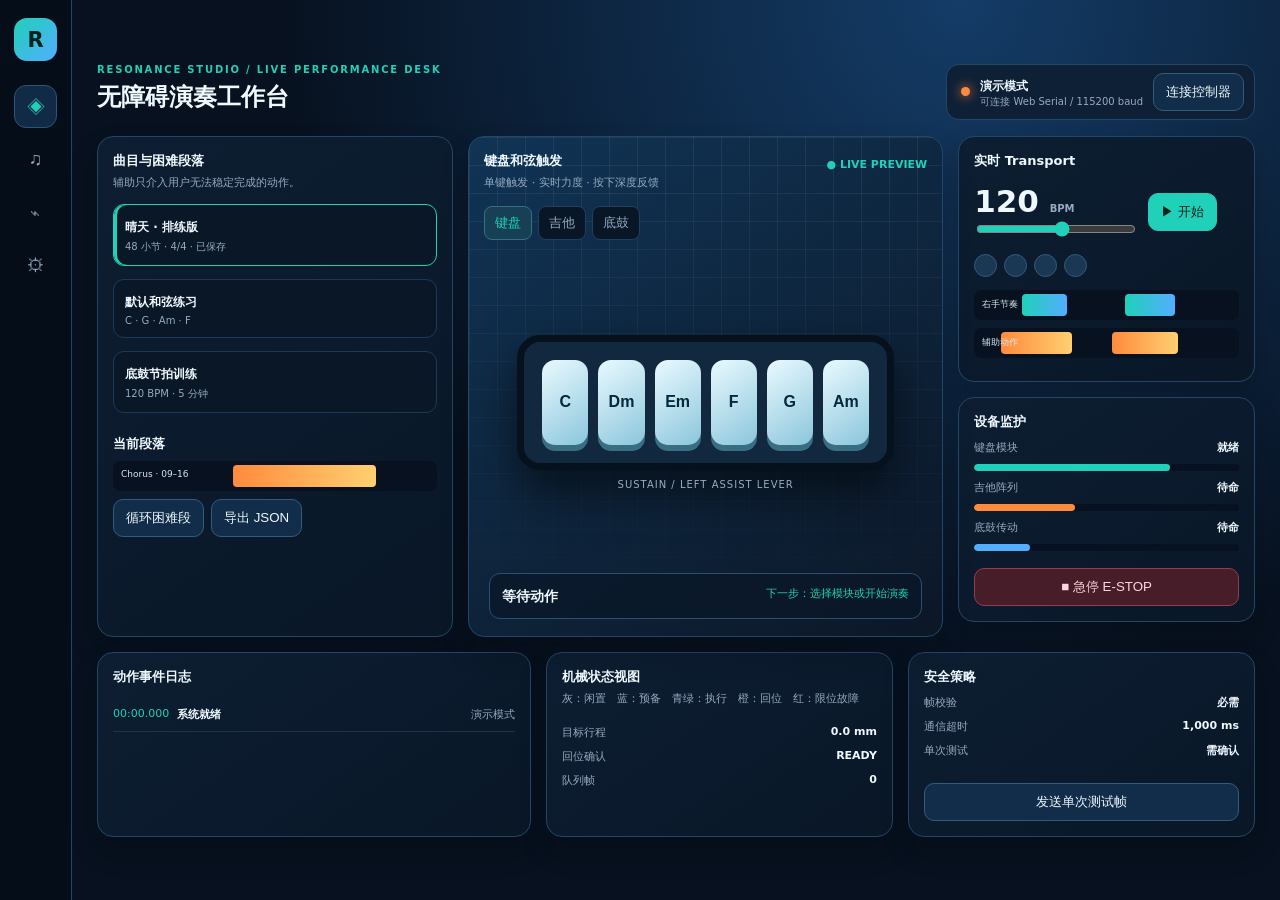
<file: software/console/index.html>
<!doctype html><html lang="zh-CN"><head><meta charset="utf-8"><meta name="viewport" content="width=device-width,initial-scale=1"><title>Resonance Studio</title><style>
:root{--bg:#07111f;--s:#0e2036;--s2:#102a45;--line:#244666;--t:#eff8ff;--m:#94abc1;--a:#20d0b8;--b:#53aeff;--o:#ff8a3d;--r:#ff4d5c;font-family:"Microsoft YaHei",system-ui}*{box-sizing:border-box}body{margin:0;background:radial-gradient(circle at 75% 0,#143c67 0,#07111f 52%);color:var(--t);min-height:100vh}.app{display:grid;grid-template-columns:72px 1fr;min-height:100vh}.side{background:#050d18;border-right:1px solid var(--line);display:flex;align-items:center;flex-direction:column;padding:18px 10px;gap:24px}.brand{width:43px;height:43px;background:linear-gradient(135deg,var(--a),var(--b));border-radius:13px;color:#03201d;display:grid;place-items:center;font-weight:900;font-size:21px}.nav{display:grid;gap:10px}.nav button,.ic{width:43px;height:43px;background:transparent;color:var(--m);border:1px solid transparent;border-radius:12px;cursor:pointer;font-size:18px}.nav button.active,.nav button:hover{background:#112b46;color:var(--a);border-color:#285678}.main{padding:20px 25px;max-width:1620px;margin:auto;width:100%}.top{display:flex;align-items:center;justify-content:space-between;gap:14px;margin-bottom:16px}.ey{font-size:10px;letter-spacing:1.8px;font-weight:800;color:var(--a)}h1{font-size:24px;margin:6px 0}.device{background:var(--s);border:1px solid var(--line);border-radius:13px;padding:8px 10px 8px 14px;display:flex;align-items:center;gap:10px}.dot{width:9px;height:9px;background:var(--o);border-radius:50%;box-shadow:0 0 12px var(--o)}.dot.on{background:#6fe39a;box-shadow:0 0 12px #6fe39a}.device small{display:block;color:var(--m);font-size:10px}.device b{font-size:12px}.btn{border:1px solid #315d7b;background:#122d49;color:var(--t);padding:9px 12px;border-radius:10px;cursor:pointer;font:700 12px inherit}.btn:hover{filter:brightness(1.18)}.btn.a{background:var(--a);color:#03201d;border-color:var(--a)}.btn.stop{background:#481d2a;color:#ffd6dc;border-color:#8f3f50}.layout{display:grid;grid-template-columns:1.2fr 1.6fr 1fr;gap:15px}.card{background:linear-gradient(145deg,#0d1e32,#091727);border:1px solid var(--line);border-radius:16px;padding:15px;box-shadow:0 14px 28px #0003}h2{font-size:13px;margin:0}.sub{font-size:11px;color:var(--m);margin-top:5px;line-height:1.5}.library{grid-row:span 2}.song{margin-top:13px;padding:11px;border:1px solid #1c3a58;border-radius:11px;background:#0a1727;cursor:pointer}.song.active{border-color:var(--a);box-shadow:inset 3px 0 var(--a)}.song b{font-size:12px}.song span{display:block;color:var(--m);font-size:10px;margin-top:4px}.stage{grid-row:span 2;min-height:500px;position:relative;overflow:hidden;background:linear-gradient(145deg,#103455,#0c1727)}.stage:before{content:"";position:absolute;inset:0;background:linear-gradient(#fff1 1px,transparent 1px),linear-gradient(90deg,#fff1 1px,transparent 1px);background-size:28px 28px;mask-image:linear-gradient(#000,transparent)}.head{display:flex;justify-content:space-between;align-items:start;position:relative}.tabs{display:flex;gap:6px;margin-top:15px;position:relative}.tabs button{background:#091626;color:var(--m);border:1px solid #1e4160;padding:7px 10px;border-radius:8px;cursor:pointer;font:700 11px inherit}.tabs button.active{background:#174054;color:var(--a);border-color:#327182}.machine{position:absolute;inset:104px 20px 72px;display:none;align-items:center;justify-content:center}.machine.active{display:flex}.kbd{width:87%;height:135px;background:#11283e;border:7px solid #06111e;border-radius:23px;display:flex;gap:10px;padding:18px;position:relative;box-shadow:0 22px 45px #0008}.pad{flex:1;border:0;border-radius:13px;background:linear-gradient(145deg,#e9faff,#8bc6db);color:#06273c;font-weight:900;font-size:16px;cursor:pointer;box-shadow:0 6px #376e83}.pad.down{background:var(--a);transform:translateY(6px);box-shadow:none}.kbd:after{content:"SUSTAIN  /  LEFT ASSIST LEVER";position:absolute;bottom:-27px;left:0;right:0;text-align:center;font-size:10px;letter-spacing:1px;color:#96aec2}.fretboard{width:94%;height:190px;background:#39231c;border:12px solid #122131;border-radius:18px;display:grid;grid-template-columns:repeat(6,1fr);gap:8px;padding:32px 18px}.fret{border-left:2px solid #cbd8e855;position:relative}.str{position:absolute;left:0;right:0;top:50%;height:2px;background:#e6f0f2a8}.sol{position:absolute;left:40%;top:-17px;width:22px;height:45px;border-radius:5px;background:linear-gradient(90deg,#657e94,#e8f4fb,#61798e);border:1px solid #d8ebf7}.sol:after{content:"";position:absolute;left:6px;top:38px;width:8px;height:29px;background:var(--a);border-radius:0 0 6px 6px}.sol.on{transform:translateY(16px);box-shadow:0 0 17px var(--a)}.drum{width:260px;height:260px;border:15px solid #aebfc9;border-radius:50%;background:radial-gradient(circle,#f7fbff 0 52%,#4c6274 53% 60%,#0a1726 61%);position:relative}.rod{position:absolute;right:-165px;top:104px;width:160px;height:14px;background:#dceaf2;border-radius:10px}.actuator{position:absolute;right:-292px;top:78px;width:135px;height:64px;background:linear-gradient(145deg,#344e66,#102131);border:1px solid #718fa5;border-radius:10px}.actuator:after{content:"PUSH ROD → SLIDER → CRANK";position:absolute;top:10px;left:10px;color:#a9c4d7;font:8px Arial}.beater{position:absolute;right:-75px;top:110px;width:100px;height:14px;background:#e9f3f9;border-radius:12px;transform-origin:left;transform:rotate(-20deg);transition:.1s}.beater:after{content:"";position:absolute;right:-17px;top:-11px;width:29px;height:37px;background:var(--a);border-radius:50%}.next{position:absolute;bottom:17px;left:20px;right:20px;padding:12px;background:#091728c9;border:1px solid #28506f;border-radius:11px}.next b{font-size:14px}.next span{color:var(--a);font-size:11px;float:right}.transport{margin-top:13px;display:flex;align-items:center;gap:10px}.bpm{font-size:31px;font-weight:900}.bpm small{font-size:10px;color:var(--m)}.beats{display:flex;gap:7px;margin:13px 0}.beats i{width:23px;height:23px;border-radius:50%;background:#1a3853;border:1px solid #315c7d}.beats i.on{background:var(--o);box-shadow:0 0 18px var(--o)}.lane{height:30px;margin:8px 0;border-radius:7px;background:#07111f;position:relative;overflow:hidden}.lane label{position:absolute;z-index:1;left:8px;top:8px;font-size:9px;color:#d8ebf8}.lane span{position:absolute;top:4px;height:22px;border-radius:4px;background:linear-gradient(90deg,var(--a),var(--b))}.lane.orange span{background:linear-gradient(90deg,var(--o),#ffd070)}.meter{height:7px;background:#07111f;border-radius:8px;margin:8px 0 14px;overflow:hidden}.meter i{display:block;height:100%;background:var(--a);border-radius:8px}.metrics{font-size:11px;color:var(--m)}.metrics div{display:flex;justify-content:space-between;margin:9px 0}.metrics b{color:var(--t)}.events{max-height:193px;overflow:auto;margin-top:12px}.event{display:flex;gap:8px;border-bottom:1px solid #1b354f;padding:9px 0;font-size:11px}.event time{color:var(--a);min-width:53px}.event span{margin-left:auto;color:var(--m)}.bottom{grid-column:span 3;display:grid;grid-template-columns:1.25fr 1fr 1fr;gap:15px}.alert{position:fixed;inset:0;background:#6b0718eb;display:none;z-index:10;align-items:center;justify-content:center;text-align:center}.alert.show{display:flex}.alert h2{font-size:34px}.alert p{color:#ffd7dc}.alert button{margin-top:14px}.toast{position:fixed;right:20px;bottom:20px;background:#153955;border:1px solid #2d7081;border-radius:12px;padding:12px 15px;font-size:12px;opacity:0;transform:translateY(15px);transition:.2s}.toast.show{opacity:1;transform:none}@media(max-width:1000px){.layout{grid-template-columns:1fr}.library,.stage{grid-row:auto}.bottom{grid-column:auto;grid-template-columns:1fr}.app{grid-template-columns:60px 1fr}.main{padding:16px}}@media(max-width:650px){.top{display:block}.device{margin-top:13px}.bottom{display:block}.bottom .card{margin-bottom:14px}.pad{font-size:12px}.kbd{gap:4px;padding:12px}.fretboard{gap:2px;padding:32px 8px}.layout{display:block}.card{margin-bottom:14px}}
</style></head><body><div class="app"><aside class="side"><div class="brand">R</div><nav class="nav"><button class="active">◈</button><button>♫</button><button>⌁</button><button>⚙</button></nav></aside><main class="main"><header class="top"><div><div class="ey">RESONANCE STUDIO / LIVE PERFORMANCE DESK</div><h1>无障碍演奏工作台</h1></div><div class="device"><i class="dot" id="dot"></i><div><b id="dev">演示模式</b><small id="devsub">可连接 Web Serial / 115200 baud</small></div><button class="btn" id="connect">连接控制器</button></div></header><section class="layout"><article class="card library"><h2>曲目与困难段落</h2><div class="sub">辅助只介入用户无法稳定完成的动作。</div><div class="song active"><b>晴天 · 排练版</b><span>48 小节 · 4/4 · 已保存</span></div><div class="song"><b>默认和弦练习</b><span>C · G · Am · F</span></div><div class="song"><b>底鼓节拍训练</b><span>120 BPM · 5 分钟</span></div><h2 style="margin-top:22px">当前段落</h2><div class="lane orange"><label>Chorus · 09–16</label><span style="left:37%;width:44%"></span></div><button class="btn" id="loop">循环困难段</button><button class="btn" id="export" style="margin-left:7px">导出 JSON</button></article><article class="card stage"><div class="head"><div><h2 id="title">键盘和弦触发</h2><div class="sub" id="subtitle">单键触发 · 实时力度 · 按下深度反馈</div></div><div class="sub" style="color:var(--a);font-weight:bold">● LIVE PREVIEW</div></div><div class="tabs"><button class="active" data-v="keyboard">键盘</button><button data-v="guitar">吉他</button><button data-v="drum">底鼓</button></div><div class="machine active" id="keyboard"><div class="kbd"><button class="pad">C</button><button class="pad">Dm</button><button class="pad">Em</button><button class="pad">F</button><button class="pad">G</button><button class="pad">Am</button></div></div><div class="machine" id="guitar"><div class="fretboard" id="fret"></div></div><div class="machine" id="drum"><div class="drum"><div class="rod"></div><div class="actuator"></div><div class="beater" id="beater"></div></div></div><div class="next"><b id="now">等待动作</b><span id="next">下一步：选择模块或开始演奏</span></div></article><aside class="right"><article class="card"><h2>实时 Transport</h2><div class="transport"><div><div class="bpm" id="bpmt">120 <small>BPM</small></div><input id="bpm" type="range" min="50" max="180" value="120" style="accent-color:#20d0b8;width:160px"></div><button class="btn a" id="play">▶ 开始</button></div><div class="beats" id="beats"><i></i><i></i><i></i><i></i></div><div class="lane"><label>右手节奏</label><span style="left:18%;width:17%"></span><span style="left:57%;width:19%"></span></div><div class="lane orange"><label>辅助动作</label><span style="left:10%;width:27%"></span><span style="left:52%;width:25%"></span></div></article><article class="card" style="margin-top:15px"><h2>设备监护</h2><div class="metrics"><div><span>键盘模块</span><b id="ks">就绪</b></div><div class="meter"><i style="width:74%"></i></div><div><span>吉他阵列</span><b id="gs">待命</b></div><div class="meter"><i style="width:38%;background:var(--o)"></i></div><div><span>底鼓传动</span><b id="ds">待命</b></div><div class="meter"><i style="width:21%;background:var(--b)"></i></div></div><button class="btn stop" id="estop" style="width:100%;margin-top:8px">■ 急停 E-STOP</button></article></aside><section class="bottom"><article class="card"><h2>动作事件日志</h2><div class="events" id="events"><div class="event"><time>00:00.000</time><b>系统就绪</b><span>演示模式</span></div></div></article><article class="card"><h2>机械状态视图</h2><div class="sub">灰：闲置　蓝：预备　青绿：执行　橙：回位　红：限位故障</div><div class="metrics" style="margin-top:18px"><div><span>目标行程</span><b id="stroke">0.0 mm</b></div><div><span>回位确认</span><b id="return">READY</b></div><div><span>队列帧</span><b id="queue">0</b></div></div></article><article class="card"><h2>安全策略</h2><div class="metrics"><div><span>帧校验</span><b>必需</b></div><div><span>通信超时</span><b>1,000 ms</b></div><div><span>单次测试</span><b>需确认</b></div></div><button class="btn" id="test" style="margin-top:16px;width:100%">发送单次测试帧</button></article></section></section></main></div><div class="alert" id="alert"><div><h2>执行器已安全停止</h2><p>所有输出队列已清空。请检查机械状态后再复位。</p><button class="btn" id="reset">确认并复位</button></div></div><div class="toast" id="toast"></div><script>
let view='keyboard',playing=false,beat=0,timer,started=0,logdata=[],port,writer;const $=x=>document.querySelector(x);const conf={keyboard:['键盘和弦触发','单键触发 · 实时力度 · 按下深度反馈'],guitar:['吉他辅助按弦阵列','18 执行点 · 先抬后按 · 回位确认'],drum:['底鼓推杆传动','推杆 → 滑台 → 连杆 → 曲柄 → 鼓槌轴']};function toast(t){let e=$('#toast');e.textContent=t;e.classList.add('show');setTimeout(()=>e.classList.remove('show'),2200)}function add(n,d){let ms=playing?performance.now()-started:0;logdata.unshift({ms,n,d});$('#events').innerHTML=logdata.slice(0,10).map(x=>`<div class="event"><time>${String(Math.floor(x.ms/60000)).padStart(2,'0')}:${String(((x.ms%60000)/1000).toFixed(3)).padStart(6,'0')}</time><b>${x.n}</b><span>${x.d}</span></div>`).join('');$('#queue').textContent=logdata.length}function setview(v){view=v;document.querySelectorAll('.machine').forEach(x=>x.classList.toggle('active',x.id===v));document.querySelectorAll('.tabs button').forEach(x=>x.classList.toggle('active',x.dataset.v===v));$('#title').textContent=conf[v][0];$('#subtitle').textContent=conf[v][1];add('模块切换',conf[v][0])}document.querySelectorAll('.tabs button').forEach(x=>x.onclick=()=>setview(x.dataset.v));function build(){let f=$('#fret');for(let s=1;s<=6;s++)for(let p=1;p<=3;p++){let e=document.createElement('div');e.className='fret';e.innerHTML='<i class="str"></i><i class="sol"></i>';e.onclick=()=>{let a=e.querySelector('.sol');a.classList.toggle('on');$('#gs').textContent=`S${s} F${p} 运行`;$('#stroke').textContent=a.classList.contains('on')?'12.0 mm':'0.0 mm';$('#return').textContent=a.classList.contains('on')?'PRESSING':'READY';add('吉他按弦',`S${s} · F${p} · CH2`) };f.append(e)}}build();function key(e){e.classList.add('down');setTimeout(()=>e.classList.remove('down'),220);$('#ks').textContent=e.textContent+' 执行';$('#now').textContent=e.textContent+' 和弦 · 键盘模块';$('#next').textContent='下一动作：释放触发器并等待下一拍';$('#stroke').textContent='8.0 mm';add('和弦触发',e.textContent+' · CH1 · 力度 90')}document.querySelectorAll('.pad').forEach(x=>x.onclick=()=>key(x));function kick(){let b=$('#beater');b.style.transform='rotate(18deg)';$('#ds').textContent='敲击';$('#now').textContent='底鼓击发 · 推杆传动';$('#stroke').textContent='26.0 mm';$('#return').textContent='RETURNING';add('底鼓敲击','CH3 · 力度 100');setTimeout(()=>{b.style.transform='rotate(-20deg)';$('#ds').textContent='回位确认';$('#return').textContent='READY'},150)}$('#drum').onclick=kick;function tick(){let t=60000/Number($('#bpm').value);document.querySelectorAll('#beats i').forEach((x,i)=>x.classList.toggle('on',i===beat));if(view==='drum')kick();beat=(beat+1)%4;timer=setTimeout(tick,t)}$('#bpm').oninput=e=>$('#bpmt').innerHTML=e.target.value+' <small>BPM</small>';$('#play').onclick=()=>{playing=!playing;if(playing){started=performance.now();$('#play').textContent='Ⅱ 暂停';add('播放开始','实时节拍器');tick()}else{clearTimeout(timer);$('#play').textContent='▶ 开始';add('播放暂停','队列保持')}};function estop(){playing=false;clearTimeout(timer);$('#alert').classList.add('show');$('#ks').textContent=$('#gs').textContent=$('#ds').textContent='已释放';$('#return').textContent='SAFETY LOCK';add('急停','CH0 · ACTION_STOP');}$('#estop').onclick=estop;$('#reset').onclick=()=>{$('#alert').classList.remove('show');$('#return').textContent='READY';toast('已复位至安全待命')};$('#loop').onclick=()=>{toast('已循环：Chorus 09–16');add('困难段循环','Chorus 09–16')};$('#test').onclick=()=>{if(playing){toast('演奏中禁止单次测试');return}if(confirm('确认发送单次低力度测试帧？')){add('单次测试','低力度 · 安全模式');toast('测试帧已进入队列')}};$('#export').onclick=()=>{let a=document.createElement('a');a.href=URL.createObjectURL(new Blob([JSON.stringify(logdata,null,2)],{type:'application/json'}));a.download='performance-log.json';a.click()};$('#connect').onclick=async()=>{if(!navigator.serial){toast('请用 Chrome/Edge 使用 Web Serial；当前保持演示模式。');return}try{if(!port){port=await navigator.serial.requestPort();await port.open({baudRate:115200});writer=port.writable.getWriter();$('#dot').classList.add('on');$('#dev').textContent='控制器已连接';$('#devsub').textContent='USB · 115200 baud · 心跳正常';$('#connect').textContent='断开';add('设备连接','Web Serial 115200')}else{writer.releaseLock();await port.close();port=null;writer=null;$('#dot').classList.remove('on');$('#dev').textContent='演示模式';$('#connect').textContent='连接控制器'}}catch(e){toast('连接取消或失败：'+e.message)}};document.onkeydown=e=>{if(e.code==='Space'){e.preventDefault();$('#play').click()}if(e.key==='1')setview('keyboard');if(e.key==='2')setview('guitar');if(e.key==='3')setview('drum');if(e.key==='Escape')estop()};
</script></body></html>
</file>
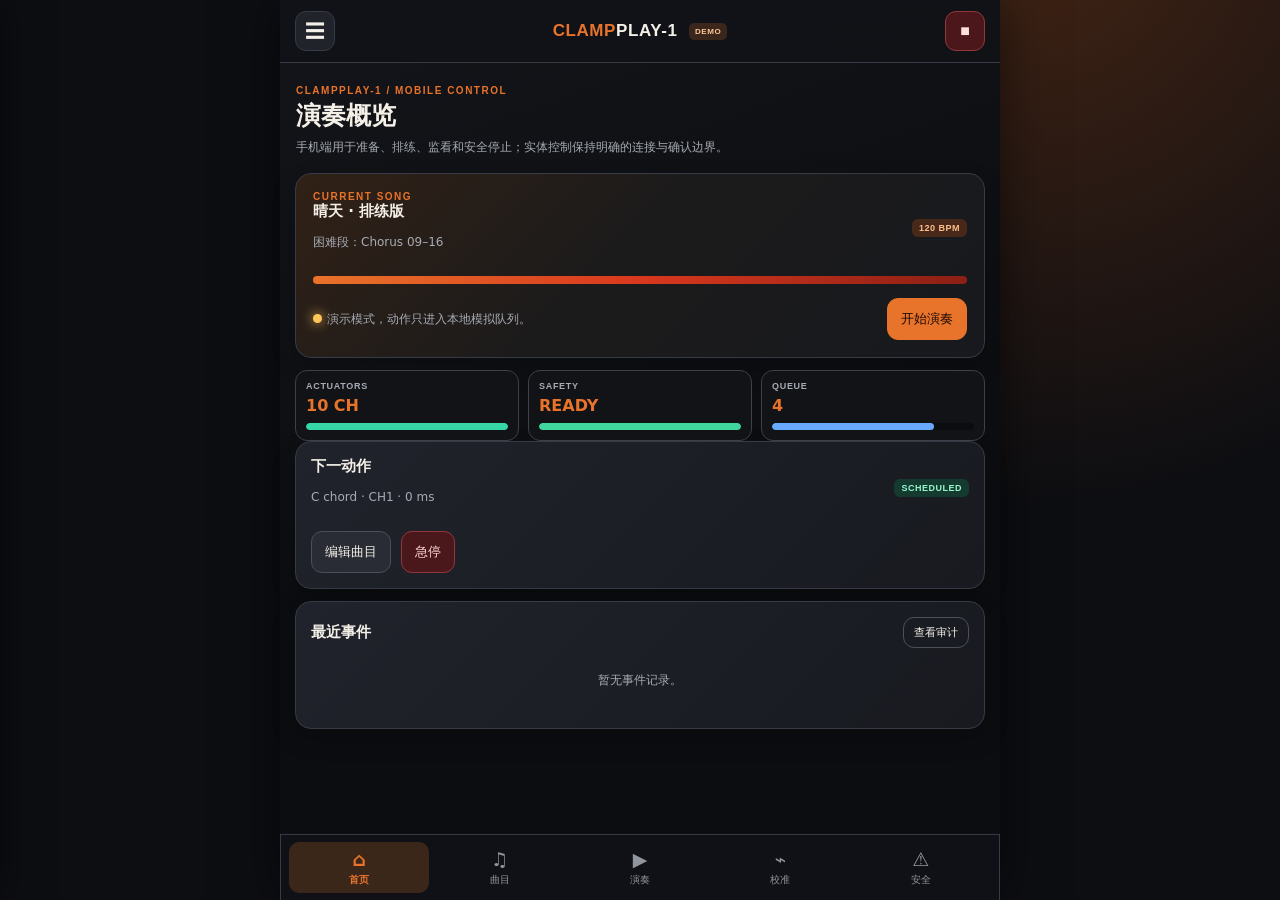
<file: software/mobile-app/index.html>
<!doctype html>
<html lang="zh-CN">
<head>
  <meta charset="utf-8">
  <meta name="viewport" content="width=device-width,initial-scale=1,viewport-fit=cover">
  <meta name="theme-color" content="#0d0e12">
  <meta name="description" content="ClampPlay-1 mobile performance control application">
  <link rel="manifest" href="manifest.webmanifest">
  <link rel="stylesheet" href="styles.css">
  <title>ClampPlay-1</title>
</head>
<body>
  <div id="app" class="app-shell">
    <header class="topbar">
      <button id="menuButton" class="icon-button" aria-label="Menu">☰</button>
      <div class="brand"><span>CLAMP</span>PLAY-1 <small id="modeBadge">DEMO</small></div>
      <button id="quickStop" class="stop-button" aria-label="Emergency stop">■</button>
    </header>
    <aside id="drawer" class="drawer" aria-hidden="true">
      <div class="drawer-head"><strong>CLAMPPLAY-1</strong><button id="closeDrawer" class="icon-button">×</button></div>
      <nav id="navList" class="nav-list"></nav>
      <div class="drawer-foot"><span id="drawerConnection">Demo device</span><button id="drawerConnect" class="outline-button">Connect</button></div>
    </aside>
    <div id="scrim" class="scrim"></div>
    <main id="screen" class="screen" tabindex="-1"></main>
    <nav id="bottomNav" class="bottom-nav"></nav>
  </div>
  <div id="modalRoot"></div>
  <div id="toastRoot" class="toast-root"></div>
  <script src="app.js"></script>
</body>
</html>
</file>
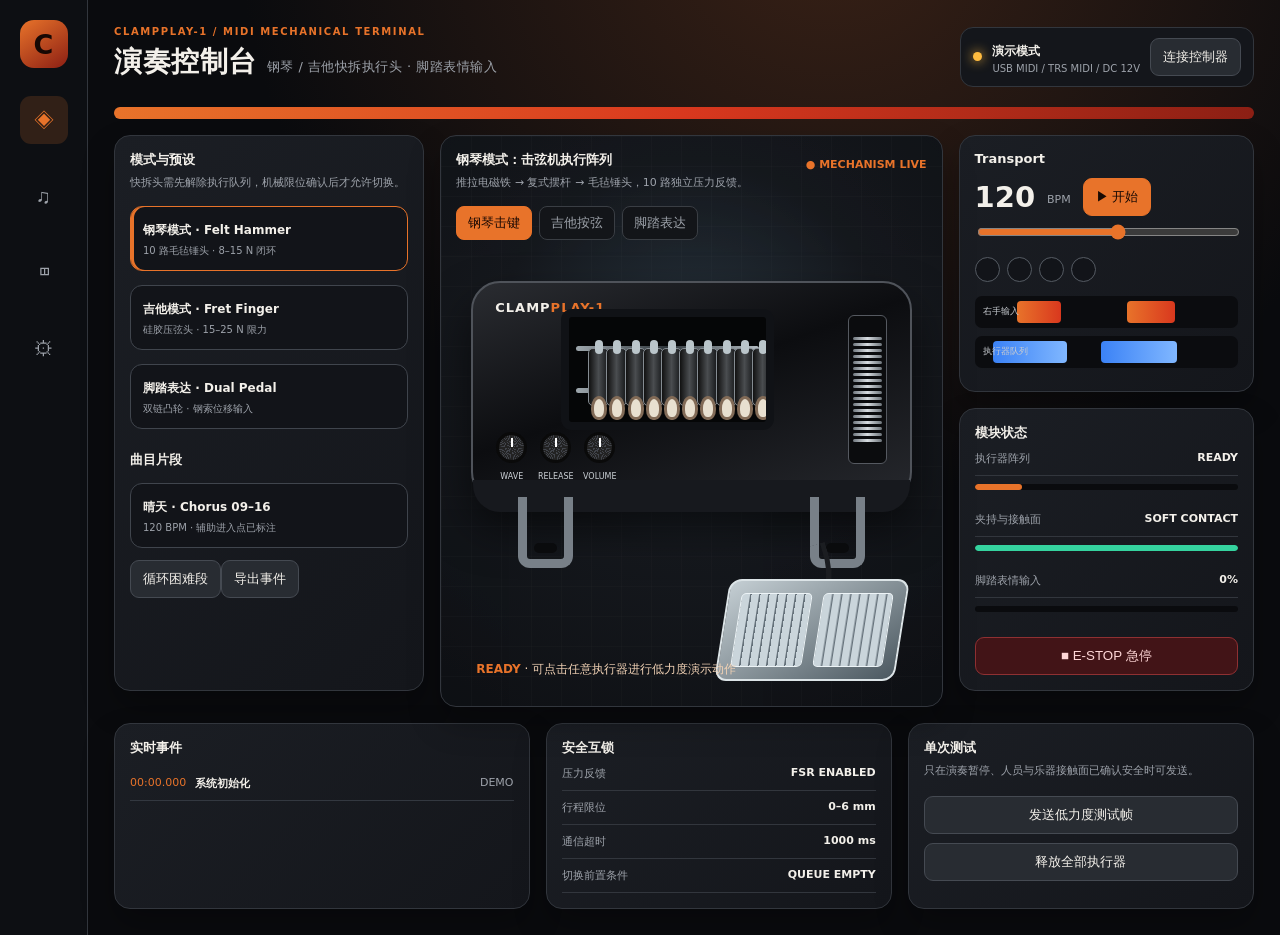
<file: software/console/clampplay_console.html>
<!doctype html>
<html lang="zh-CN">
<head>
<meta charset="utf-8">
<meta name="viewport" content="width=device-width,initial-scale=1">
<title>ClampPlay-1 Control</title>
<style>
:root{--bg:#0a0b0e;--panel:#14161b;--panel2:#1b1e24;--line:#32363d;--txt:#f3f0ea;--muted:#9da2aa;--orange:#e8732a;--red:#d9381e;--deep:#8c1f14;--blue:#3b82f6;--ok:#35d39f;--warn:#ffbc3f;font-family:"Microsoft YaHei",system-ui,sans-serif}*{box-sizing:border-box}body{margin:0;background:radial-gradient(circle at 65% -10%,#392116 0,#0a0b0e 45%);color:var(--txt)}.app{min-height:100vh;display:grid;grid-template-columns:88px 1fr}.side{border-right:1px solid var(--line);background:#0d0f13;display:flex;flex-direction:column;align-items:center;gap:28px;padding:20px 0}.mark{width:48px;height:48px;border-radius:14px;background:linear-gradient(145deg,var(--orange),var(--deep));display:grid;place-items:center;font-size:27px;font-weight:900;color:#170804}.side button{color:#9da2aa;background:none;border:0;font-size:20px;border-radius:11px;width:48px;height:48px;cursor:pointer}.side button.active,.side button:hover{background:#312017;color:var(--orange)}main{max-width:1600px;width:100%;margin:auto;padding:26px}.top{display:flex;justify-content:space-between;gap:18px;align-items:center}.title small{display:block;color:var(--orange);font-weight:800;letter-spacing:1.6px;font-size:10px}.title h1{font-size:28px;letter-spacing:.5px;margin:6px 0}.title h1 span{font-size:13px;color:var(--muted);font-weight:500}.connection{display:flex;gap:10px;align-items:center;background:var(--panel);border:1px solid var(--line);border-radius:13px;padding:10px 12px}.led{width:9px;height:9px;background:var(--warn);border-radius:50%;box-shadow:0 0 12px var(--warn)}.led.on{background:var(--ok);box-shadow:0 0 12px var(--ok)}.connection b{font-size:12px}.connection small{display:block;font-size:10px;color:var(--muted);margin-top:3px}.btn{background:#282c32;color:var(--txt);border:1px solid #454a52;border-radius:9px;padding:9px 12px;font:700 12px inherit;cursor:pointer}.btn:hover{filter:brightness(1.2)}.btn.orange{background:var(--orange);border-color:var(--orange);color:#190a04}.btn.stop{background:#421417;border-color:#8f3032;color:#ffd7d7}.stripe{height:12px;border-radius:8px;background:linear-gradient(90deg,var(--orange),var(--red),var(--deep));margin:20px 0 16px}.grid{display:grid;grid-template-columns:1.05fr 1.7fr 1fr;gap:16px}.card{background:linear-gradient(135deg,var(--panel2),var(--panel));border:1px solid var(--line);border-radius:16px;padding:15px;box-shadow:0 16px 32px #0004}.card h2{font-size:13px;margin:0}.sub{font-size:11px;color:var(--muted);line-height:1.6;margin-top:5px}.profile{margin-top:14px;padding:12px;border:1px solid #40454d;border-radius:12px;cursor:pointer;background:#121419}.profile.active{border-color:var(--orange);box-shadow:inset 3px 0 var(--orange)}.profile b{font-size:12px}.profile span{font-size:10px;display:block;color:var(--muted);margin-top:5px}.machine{grid-row:span 2;min-height:530px;position:relative;overflow:hidden;background:radial-gradient(circle at 50% 38%,#26323c 0,#15181d 45%,#0e1014 100%)}.machine:before{content:"";position:absolute;inset:0;background:linear-gradient(90deg,#fff1 1px,transparent 1px),linear-gradient(#fff1 1px,transparent 1px);background-size:30px 30px;opacity:.25}.machine-head{position:relative;display:flex;align-items:flex-start;justify-content:space-between}.tabs{display:flex;gap:7px;margin-top:14px;position:relative}.tabs button{background:#131519;color:var(--muted);border:1px solid #3a3e44;border-radius:8px;padding:7px 11px;font:700 11px inherit;cursor:pointer}.tabs button.active{color:#1b0903;border-color:var(--orange);background:var(--orange)}.host{position:absolute;left:6%;right:6%;top:145px;height:220px;border-radius:29px;background:linear-gradient(160deg,#2a2c31,#0c0d10 46%,#26282d);border:2px solid #4f535a;box-shadow:0 25px 45px #0009}.host .front{position:absolute;left:0;right:0;bottom:-13px;height:32px;background:#17191e;border-radius:0 0 27px 27px}.brand{position:absolute;left:22px;top:17px;font-size:13px;font-weight:900;letter-spacing:1px}.brand span{color:var(--orange)}.window{position:absolute;left:20%;top:26px;width:49%;height:121px;border:8px solid #101216;border-radius:11px;background:#050607;overflow:hidden}.rail{position:absolute;height:5px;background:linear-gradient(90deg,#9ea7ad,#2d3439,#b3bcc2);left:7px;right:7px;border-radius:6px}.rail.r1{top:29px}.rail.r2{bottom:29px}.act{position:absolute;width:21px;height:58px;background:linear-gradient(90deg,#111,#4a4d50,#151719);border:1px solid #858c92;border-radius:5px;top:31px;cursor:pointer}.act:before{content:"";position:absolute;left:6px;top:-9px;width:8px;height:14px;background:#bac5ca;border-radius:4px}.act:after{content:"";position:absolute;left:5px;bottom:-12px;width:10px;height:18px;background:#e8e0d0;border-radius:50% 50% 40% 40%;box-shadow:0 0 0 3px #826b57}.act.on{transform:translateY(14px);box-shadow:0 0 15px var(--orange)}.knobs{position:absolute;left:23px;bottom:36px;display:flex;gap:13px}.knob{width:31px;height:31px;border-radius:50%;background:repeating-conic-gradient(#222 0 5deg,#41444b 6deg 9deg);border:3px solid #0a0a0a;position:relative;cursor:pointer}.knob:after{content:"";position:absolute;width:2px;height:9px;background:#fff;left:12px;top:3px}.knob label{position:absolute;top:37px;left:50%;transform:translateX(-50%);font-size:8px;color:#cbd0d5}.touch{position:absolute;right:23px;top:32px;bottom:35px;width:39px;background:#0b0c0e;border:1px solid #555960;border-radius:6px;display:flex;flex-direction:column;justify-content:center;gap:3px;padding:4px}.touch i{height:3px;background:linear-gradient(90deg,#727980,#d7dce0,#6d747a);border-radius:4px}.clamp{position:absolute;bottom:-69px;width:55px;height:71px;border:9px solid #788088;border-top:0;border-radius:0 0 12px 12px}.clamp.l{left:45px}.clamp.r{right:45px}.clamp:after{content:"";position:absolute;bottom:6px;left:7px;right:7px;height:10px;background:#0a0b0d;border-radius:5px}.pedal{position:absolute;bottom:25px;right:8%;width:180px;height:102px;border-radius:12px;background:linear-gradient(145deg,#c4ced3,#4c5961);border:2px solid #dce4e7;transform:skewX(-9deg);padding:12px;display:flex;gap:11px}.pedal b{background:repeating-linear-gradient(90deg,#cad5db 0 7px,#65717a 8px 9px);flex:1;border-radius:5px;border:1px solid #edf4f7}.cable{position:absolute;right:20%;bottom:55px;width:145px;height:90px;border-bottom:5px solid #1b1d21;border-right:5px solid #1b1d21;border-radius:0 0 80px 0;transform:rotate(-17deg)}.stage-label{position:absolute;left:7%;bottom:28px;font-size:12px;color:#f0d1b4}.stage-label b{color:var(--orange)}.stat{display:flex;justify-content:space-between;padding:9px 0;border-bottom:1px solid #32363d;font-size:11px}.stat span{color:var(--muted)}.stat b{color:var(--txt)}.meter{height:6px;background:#0a0b0e;border-radius:8px;overflow:hidden;margin:8px 0 13px}.meter i{display:block;height:100%;background:var(--orange);border-radius:8px}.steps{display:flex;gap:7px;margin:13px 0}.steps i{width:25px;height:25px;border:1px solid #555b63;background:#121419;border-radius:50%}.steps i.on{background:var(--orange);box-shadow:0 0 14px var(--orange);border-color:var(--orange)}.timeline{margin-top:14px}.lane{height:32px;border-radius:7px;background:#0b0c0f;margin:8px 0;position:relative;overflow:hidden}.lane label{position:absolute;left:8px;top:9px;color:#c7cbd0;font-size:9px;z-index:1}.lane i{position:absolute;top:5px;height:22px;border-radius:4px;background:linear-gradient(90deg,var(--orange),var(--red))}.lane.blue i{background:linear-gradient(90deg,#3b82f6,#80b7ff)}.events{max-height:190px;overflow:auto;margin-top:10px}.event{display:flex;gap:7px;border-bottom:1px solid #333840;padding:9px 0;font-size:11px}.event time{color:var(--orange);min-width:58px}.event span{margin-left:auto;color:var(--muted)}.bottom{grid-column:span 3;display:grid;grid-template-columns:1.2fr 1fr 1fr;gap:16px}.alert{display:none;position:fixed;inset:0;background:#4d0a08ed;z-index:9;align-items:center;justify-content:center;text-align:center}.alert.show{display:flex}.alert h2{font-size:34px;margin:0}.alert p{color:#ffe2dc}@media(max-width:1000px){.grid{grid-template-columns:1fr}.machine{grid-row:auto}.bottom{grid-column:auto;grid-template-columns:1fr}.app{grid-template-columns:62px 1fr}main{padding:16px}}@media(max-width:650px){.top{display:block}.connection{margin-top:14px}.bottom{display:block}.bottom .card{margin-bottom:15px}.host{left:2%;right:2%;transform:scale(.76);transform-origin:top center}.pedal{display:none}.grid{display:block}.card{margin-bottom:15px}}
</style>
</head>
<body>
<div class="app"><aside class="side"><div class="mark">C</div><button class="active">◈</button><button>♫</button><button>◫</button><button>⚙</button></aside>
<main><header class="top"><div class="title"><small>CLAMPPLAY-1 / MIDI MECHANICAL TERMINAL</small><h1>演奏控制台 <span>钢琴 / 吉他快拆执行头 · 脚踏表情输入</span></h1></div><div class="connection"><i class="led" id="led"></i><div><b id="connText">演示模式</b><small id="connSub">USB MIDI / TRS MIDI / DC 12V</small></div><button class="btn" id="connect">连接控制器</button></div></header><div class="stripe"></div>
<section class="grid"><article class="card"><h2>模式与预设</h2><div class="sub">快拆头需先解除执行队列，机械限位确认后才允许切换。</div><div class="profile active" data-mode="piano"><b>钢琴模式 · Felt Hammer</b><span>10 路毛毡锤头 · 8–15 N 闭环</span></div><div class="profile" data-mode="guitar"><b>吉他模式 · Fret Finger</b><span>硅胶压弦头 · 15–25 N 限力</span></div><div class="profile" data-mode="pedal"><b>脚踏表达 · Dual Pedal</b><span>双链凸轮 · 钢索位移输入</span></div><h2 style="margin-top:22px">曲目片段</h2><div class="profile"><b>晴天 · Chorus 09–16</b><span>120 BPM · 辅助进入点已标注</span></div><button class="btn" id="loop" style="margin-top:12px">循环困难段</button><button class="btn" id="export">导出事件</button></article>
<article class="card machine"><div class="machine-head"><div><h2 id="modeTitle">钢琴模式：击弦机执行阵列</h2><div class="sub" id="modeSub">推拉电磁铁 → 复式摆杆 → 毛毡锤头，10 路独立压力反馈。</div></div><div class="sub" style="color:var(--orange);font-weight:800">● MECHANISM LIVE</div></div><div class="tabs"><button class="active" data-tab="piano">钢琴击键</button><button data-tab="guitar">吉他按弦</button><button data-tab="pedal">脚踏表达</button></div><div class="host"><div class="brand">CLAMP<span>PLAY-1</span></div><div class="window" id="window"><div class="rail r1"></div><div class="rail r2"></div></div><div class="knobs"><div class="knob"><label>WAVE</label></div><div class="knob"><label>RELEASE</label></div><div class="knob"><label>VOLUME</label></div></div><div class="touch" id="touch"></div><div class="front"></div><div class="clamp l"></div><div class="clamp r"></div></div><div class="cable"></div><div class="pedal" id="pedal"><b></b><b></b></div><div class="stage-label"><b id="now">READY</b> · <span id="description">可点击任意执行器进行低力度演示动作</span></div></article>
<aside><article class="card"><h2>Transport</h2><div style="display:flex;align-items:center;gap:12px;margin-top:12px"><strong id="bpmText" style="font-size:29px">120</strong><span class="sub">BPM</span><button class="btn orange" id="play">▶ 开始</button></div><input id="bpm" type="range" min="50" max="180" value="120" style="margin-top:8px;width:100%;accent-color:#e8732a"><div class="steps" id="steps"><i></i><i></i><i></i><i></i></div><div class="timeline"><div class="lane"><label>右手输入</label><i style="left:16%;width:17%"></i><i style="left:58%;width:18%"></i></div><div class="lane blue"><label>执行器队列</label><i style="left:7%;width:28%"></i><i style="left:48%;width:29%"></i></div></div></article><article class="card" style="margin-top:16px"><h2>模块状态</h2><div class="stat"><span>执行器阵列</span><b id="actState">READY</b></div><div class="meter"><i id="actMeter" style="width:18%"></i></div><div class="stat"><span>夹持与接触面</span><b>SOFT CONTACT</b></div><div class="meter"><i style="width:100%;background:var(--ok)"></i></div><div class="stat"><span>脚踏表情输入</span><b id="pedalState">0%</b></div><div class="meter"><i id="pedalMeter" style="width:0%;background:var(--blue)"></i></div><button class="btn stop" id="stop" style="width:100%;margin-top:12px">■ E-STOP 急停</button></article></aside>
<section class="bottom"><article class="card"><h2>实时事件</h2><div class="events" id="events"><div class="event"><time>00:00.000</time><b>系统初始化</b><span>DEMO</span></div></div></article><article class="card"><h2>安全互锁</h2><div class="stat"><span>压力反馈</span><b>FSR ENABLED</b></div><div class="stat"><span>行程限位</span><b>0–6 mm</b></div><div class="stat"><span>通信超时</span><b>1000 ms</b></div><div class="stat"><span>切换前置条件</span><b>QUEUE EMPTY</b></div></article><article class="card"><h2>单次测试</h2><div class="sub">只在演奏暂停、人员与乐器接触面已确认安全时可发送。</div><button class="btn" id="test" style="width:100%;margin-top:16px">发送低力度测试帧</button><button class="btn" id="release" style="width:100%;margin-top:9px">释放全部执行器</button></article></section></section></main></div><div class="alert" id="alert"><div><h2>所有执行器已停止</h2><p>输出队列清空，压力与行程状态已锁定；请检查机构再复位。</p><button class="btn" id="reset">确认复位</button></div></div>
<script>
const $=q=>document.querySelector(q);let mode='piano',playing=false,beat=0,timer,start=0,events=[],port,writer;const titles={piano:['钢琴模式：击弦机执行阵列','推拉电磁铁 → 复式摆杆 → 毛毡锤头，10 路独立压力反馈。'],guitar:['吉他模式：导轨压弦执行头','换装硅胶压弦指后，以 MGN7 导轨垂直下压；超过 25 N 自动切断。'],pedal:['脚踏模式：双踩表达控制','踏板 → 双链传动 → 可换凸轮 → 钢索 → 电位器表达输入。']};function log(name,detail){const t=playing?performance.now()-start:0;events.unshift({t,name,detail});$('#events').innerHTML=events.slice(0,12).map(e=>`<div class="event"><time>${String(Math.floor(e.t/60000)).padStart(2,'0')}:${String(((e.t%60000)/1000).toFixed(3)).padStart(6,'0')}</time><b>${e.name}</b><span>${e.detail}</span></div>`).join('')}function setup(){const w=$('#window');const t=$('#touch');for(let i=0;i<10;i++){const a=document.createElement('button');a.className='act';a.style.left=(10+i*9.2)+'%';a.onclick=()=>hit(a,i+1);w.append(a)}for(let i=0;i<18;i++){const x=document.createElement('i');x.onclick=()=>{x.style.background='var(--orange)';log('Touch strip',`segment ${i+1}`)};t.append(x)}}function hit(el,index){if(mode==='pedal'){return}el.classList.add('on');setTimeout(()=>el.classList.remove('on'),170);$('#actState').textContent='CH '+index+' ACTIVE';$('#actMeter').style.width=(30+index*5)+'%';$('#now').textContent=mode==='piano'?'HAMMER STRIKE':'FRET PRESS';$('#description').textContent=mode==='piano'?`通道 ${index}：毛毡锤头 10 N`:`通道 ${index}：硅胶压弦头 18 N`;log(mode==='piano'?'Piano note':'Guitar fret',`CH${index} · action`)}function change(next){mode=next;document.querySelectorAll('.profile').forEach(x=>x.classList.toggle('active',x.dataset.mode===next));document.querySelectorAll('.tabs button').forEach(x=>x.classList.toggle('active',x.dataset.tab===next));$('#modeTitle').textContent=titles[next][0];$('#modeSub').textContent=titles[next][1];$('#now').textContent='MODE SWITCH';$('#description').textContent=next==='piano'?'毛毡锤头模块已锁定':next==='guitar'?'压弦头模块已锁定':'钢索表达输入已启用';log('Mode switch',next)}document.querySelectorAll('.profile').forEach(x=>x.onclick=()=>change(x.dataset.mode));document.querySelectorAll('.tabs button').forEach(x=>x.onclick=()=>change(x.dataset.tab));function kickPedal(ev){if(mode!=='pedal')return;let r=$('#pedal').getBoundingClientRect();let pct=Math.max(0,Math.min(100,Math.round((r.bottom-ev.clientY)/r.height*100)));$('#pedalState').textContent=pct+'%';$('#pedalMeter').style.width=pct+'%';$('#now').textContent='EXPRESSION '+pct+'%';$('#description').textContent='链传动与凸轮位移已映射至表达输出';log('Pedal expression',pct+'%')}$('#pedal').onpointermove=kickPedal;function tick(){document.querySelectorAll('#steps i').forEach((x,i)=>x.classList.toggle('on',i===beat));beat=(beat+1)%4;timer=setTimeout(tick,60000/Number($('#bpm').value))}$('#bpm').oninput=e=>$('#bpmText').textContent=e.target.value;$('#play').onclick=()=>{playing=!playing;if(playing){start=performance.now();$('#play').textContent='Ⅱ 暂停';log('Transport','start');tick()}else{clearTimeout(timer);$('#play').textContent='▶ 开始';log('Transport','pause')}};function estop(){playing=false;clearTimeout(timer);$('#alert').classList.add('show');$('#actState').textContent='RELEASED';$('#actMeter').style.width='0%';log('E-STOP','all channels released')}$('#stop').onclick=estop;$('#reset').onclick=()=>{$('#alert').classList.remove('show');$('#now').textContent='READY';$('#description').textContent='安全互锁已复位'};$('#test').onclick=()=>{if(playing){alert('请先暂停演奏再测试。');return}if(confirm('确认发送单次低力度测试帧？')){hit(document.querySelector('.act'),1);log('Low force test','10 N max')}};$('#release').onclick=()=>{document.querySelectorAll('.act').forEach(x=>x.classList.remove('on'));$('#actState').textContent='RELEASED';log('Manual release','all solenoids off')};$('#loop').onclick=()=>log('Loop enabled','Chorus 09–16');$('#export').onclick=()=>{let a=document.createElement('a');a.href=URL.createObjectURL(new Blob([JSON.stringify(events,null,2)],{type:'application/json'}));a.download='clampplay-events.json';a.click()};$('#connect').onclick=async()=>{if(!navigator.serial){alert('请使用 Chrome 或 Edge 连接 Web Serial；当前可继续演示模式。');return}try{if(!port){port=await navigator.serial.requestPort();await port.open({baudRate:115200});writer=port.writable.getWriter();$('#led').classList.add('on');$('#connText').textContent='控制器已连接';$('#connSub').textContent='USB Serial · 115200 · heartbeat OK';$('#connect').textContent='断开';log('Controller','web serial connected')}else{writer.releaseLock();await port.close();port=null;writer=null;$('#led').classList.remove('on');$('#connText').textContent='演示模式';$('#connect').textContent='连接控制器'}}catch(e){alert('连接已取消或失败：'+e.message)}};document.onkeydown=e=>{if(e.key==='Escape')estop();if(e.code==='Space'){e.preventDefault();$('#play').click()}if(e.key==='1')change('piano');if(e.key==='2')change('guitar');if(e.key==='3')change('pedal')};setup();
</script></body></html>
</file>
<file: software/mobile-app/styles.css>
:root{--bg:#0d0e12;--panel:#181a20;--panel2:#20232b;--line:#373b45;--text:#f4f0e8;--muted:#a7abb4;--orange:#e8732a;--red:#d9381e;--deep:#8c1f14;--teal:#36d6a6;--blue:#67a9ff;--warning:#ffc75a;--safe:#40d69d;font-family:"Microsoft YaHei",system-ui,-apple-system,sans-serif;color:var(--text);background:var(--bg);color-scheme:dark}*{box-sizing:border-box}body{margin:0;background:radial-gradient(circle at 80% -10%,#432414 0,var(--bg) 42%);min-height:100vh}.app-shell{max-width:720px;min-height:100vh;margin:auto;background:linear-gradient(160deg,#13151a,#0c0d10 55%);box-shadow:0 0 50px #0008}.topbar{position:sticky;top:0;z-index:5;height:63px;padding:env(safe-area-inset-top) 15px 0;display:flex;align-items:center;justify-content:space-between;background:#111318e8;backdrop-filter:blur(16px);border-bottom:1px solid var(--line)}.brand{font:800 17px Arial;letter-spacing:.6px}.brand span{color:var(--orange)}.brand small{padding:4px 6px;border-radius:5px;background:#3a261b;color:#ffc79a;font-size:8px;vertical-align:middle;margin-left:6px}.icon-button,.stop-button{width:40px;height:40px;border-radius:11px;border:1px solid var(--line);background:#20232a;color:var(--text);font-size:20px;cursor:pointer}.stop-button{background:#4b171b;border-color:#91383d;color:#ffe0e0;font-size:16px}.screen{min-height:calc(100vh - 128px);padding:18px 15px 95px}.page-head{display:flex;justify-content:space-between;align-items:flex-start;margin:4px 1px 17px}.eyebrow{color:var(--orange);font:800 10px Arial;letter-spacing:1.5px}.page-head h1{font-size:25px;margin:6px 0 0;line-height:1.15}.page-head p{font-size:12px;color:var(--muted);line-height:1.55;margin:7px 0 0}.card{background:linear-gradient(135deg,var(--panel2),var(--panel));border:1px solid var(--line);border-radius:16px;padding:15px;margin-bottom:12px;box-shadow:0 10px 24px #0003}.card h2{margin:0;font-size:15px}.card h3{margin:0;font-size:14px}.sub{color:var(--muted);font-size:12px;line-height:1.6}.hero-card{padding:17px;background:linear-gradient(135deg,#312116,#1c1b1b 45%,#17191e)}.stripe{height:8px;border-radius:8px;background:linear-gradient(90deg,var(--orange),var(--red),var(--deep));margin:11px 0 14px}.row{display:flex;align-items:center;gap:10px}.row.between{justify-content:space-between}.stack{display:grid;gap:10px}.button{border:1px solid #4a4f5a;background:#292c34;color:var(--text);border-radius:11px;padding:11px 13px;font:700 13px inherit;cursor:pointer}.button:hover{filter:brightness(1.15)}.button.primary{background:var(--orange);border-color:var(--orange);color:#1c0903}.button.danger{background:#4a171b;border-color:#92373d;color:#ffdada}.button.ghost{background:transparent}.button.small{padding:7px 10px;font-size:11px}.button:disabled{opacity:.45;cursor:not-allowed}.bottom-nav{position:fixed;left:50%;bottom:0;transform:translateX(-50%);width:min(720px,100%);z-index:5;height:66px;padding:7px 8px calc(7px + env(safe-area-inset-bottom));display:grid;grid-template-columns:repeat(5,1fr);background:#111318ef;backdrop-filter:blur(16px);border-top:1px solid var(--line)}.nav-button{border:0;background:transparent;color:#91959d;font-size:10px;font-family:inherit;border-radius:10px;cursor:pointer;display:flex;flex-direction:column;align-items:center;justify-content:center;gap:3px}.nav-button i{font-style:normal;font-size:19px}.nav-button.active{background:#3b271a;color:var(--orange);font-weight:800}.drawer{position:fixed;z-index:12;top:0;bottom:0;left:0;width:min(310px,86vw);background:#15171c;transform:translateX(-105%);transition:.22s;padding:20px 14px;display:flex;flex-direction:column;border-right:1px solid var(--line);box-shadow:14px 0 40px #0008}.drawer.open{transform:none}.drawer-head{display:flex;justify-content:space-between;align-items:center;border-bottom:1px solid var(--line);padding-bottom:14px}.drawer-head strong{font:800 15px Arial;color:var(--orange);letter-spacing:.7px}.nav-list{display:grid;gap:6px;padding:18px 0}.drawer-item{text-align:left;border:0;background:transparent;color:var(--muted);padding:12px;border-radius:10px;font:700 14px inherit;cursor:pointer}.drawer-item.active,.drawer-item:hover{background:#3b271a;color:var(--orange)}.drawer-foot{margin-top:auto;border-top:1px solid var(--line);padding-top:15px;display:grid;gap:10px;color:var(--muted);font-size:11px}.outline-button{border:1px solid #555b66;border-radius:10px;padding:9px;background:transparent;color:var(--text);font:700 12px inherit;cursor:pointer}.scrim{display:none;position:fixed;inset:0;background:#0009;z-index:11}.scrim.open{display:block}.status-dot{width:9px;height:9px;background:var(--warning);border-radius:50%;display:inline-block;box-shadow:0 0 12px var(--warning)}.status-dot.safe{background:var(--safe);box-shadow:0 0 12px var(--safe)}.metric-grid{display:grid;grid-template-columns:repeat(3,1fr);gap:9px;margin-top:12px}.metric{border:1px solid #3b4049;background:#111317;border-radius:12px;padding:10px}.metric small{display:block;color:var(--muted);font:700 9px Arial;letter-spacing:.7px}.metric b{display:block;font-size:16px;color:var(--orange);margin-top:5px}.progress{height:7px;background:#0b0c0f;border-radius:8px;overflow:hidden;margin-top:8px}.progress i{height:100%;display:block;background:var(--teal);border-radius:8px}.list-row{display:flex;gap:11px;align-items:center;padding:11px 0;border-bottom:1px solid #343840}.list-row:last-child{border-bottom:0}.list-row .grow{flex:1}.list-row small{color:var(--muted);display:block;font-size:11px;margin-top:3px}.badge{display:inline-block;padding:4px 7px;border-radius:6px;background:#263142;color:#a9cbff;font:800 9px Arial;letter-spacing:.5px}.badge.orange{background:#482818;color:#ffbf8c}.badge.safe{background:#153b30;color:#98f5ce}.section-tabs{display:flex;overflow:auto;gap:7px;margin:-2px 0 13px}.tab{border:1px solid #424752;border-radius:9px;background:#17191e;color:var(--muted);padding:8px 11px;white-space:nowrap;font:700 12px inherit;cursor:pointer}.tab.active{background:var(--orange);border-color:var(--orange);color:#1a0803}.timeline{position:relative;border-left:2px solid #454b55;margin:12px 0 4px 12px;padding-left:19px}.event-item{position:relative;padding:0 0 15px}.event-item:before{content:"";position:absolute;width:10px;height:10px;border-radius:50%;background:var(--orange);left:-25px;top:3px;box-shadow:0 0 0 4px #2c211b}.event-item small{color:var(--muted);font-size:10px}.event-item b{font-size:13px}.chip{padding:5px 8px;border-radius:7px;background:#30343d;color:#d7dae0;font:700 10px Arial}.actuator-grid{display:grid;grid-template-columns:repeat(5,1fr);gap:9px;margin-top:12px}.actuator{aspect-ratio:1;background:linear-gradient(135deg,#2c3039,#131519);border:1px solid #5b616c;border-radius:12px;color:var(--text);font:800 12px Arial;cursor:pointer;position:relative}.actuator.on{transform:translateY(4px);border-color:var(--orange);background:linear-gradient(135deg,#694020,#29201a);box-shadow:0 0 15px #e8732a88}.actuator span{position:absolute;bottom:5px;left:0;right:0;font-size:8px;color:var(--muted)}.beats{display:flex;gap:9px;margin:14px 0}.beats i{width:27px;height:27px;border-radius:50%;border:1px solid #555b65;background:#15171c}.beats i.on{background:var(--orange);border-color:var(--orange);box-shadow:0 0 16px #e8732a99}.range{width:100%;accent-color:var(--orange)}.form-grid{display:grid;grid-template-columns:1fr 1fr;gap:10px}.field{display:grid;gap:5px}.field.wide{grid-column:1/-1}.field label{font-size:10px;color:var(--muted);font-weight:800;letter-spacing:.4px}.field input,.field select,.field textarea{border:1px solid #484e59;background:#101216;color:var(--text);border-radius:9px;padding:10px;font:13px inherit;width:100%}.field textarea{resize:vertical;min-height:76px}.switch-row{display:flex;align-items:center;justify-content:space-between;padding:11px 0;border-bottom:1px solid #343840}.switch-row:last-child{border-bottom:0}.switch{width:45px;height:25px;border-radius:20px;background:#454a54;border:0;cursor:pointer;padding:3px}.switch i{display:block;width:19px;height:19px;border-radius:50%;background:#fff;transition:.2s}.switch.on{background:var(--teal)}.switch.on i{transform:translateX(20px)}.safety-banner{border-left:4px solid var(--red);background:#321719;padding:13px;border-radius:0 11px 11px 0;color:#ffdddd;font-size:12px;line-height:1.6}.warning-banner{border-left:4px solid var(--warning);background:#372d18;padding:13px;border-radius:0 11px 11px 0;color:#ffebbd;font-size:12px;line-height:1.6}.empty{text-align:center;padding:24px;color:var(--muted);font-size:12px}.modal-backdrop{position:fixed;z-index:20;inset:0;background:#000b;display:flex;align-items:flex-end;justify-content:center;padding:14px}.modal{width:min(680px,100%);max-height:88vh;overflow:auto;background:#1a1c22;border:1px solid #464b55;border-radius:20px 20px 14px 14px;padding:18px;box-shadow:0 -20px 50px #0008}.modal h2{margin:0 0 8px;font-size:18px}.modal-actions{display:flex;justify-content:flex-end;gap:9px;margin-top:16px}.toast-root{position:fixed;z-index:30;left:50%;bottom:85px;transform:translateX(-50%);display:grid;gap:8px;width:min(440px,calc(100% - 30px));pointer-events:none}.toast{background:#29303a;border:1px solid #596270;border-radius:10px;padding:11px 13px;color:#fff;font-size:12px;box-shadow:0 10px 25px #0008}.toast.error{border-color:#a54248;background:#4a1d21}.toast.safe{border-color:#3c9d79;background:#18372c}.hidden{display:none!important}@media(min-width:721px){.bottom-nav{border-left:1px solid var(--line);border-right:1px solid var(--line)}}@media(max-width:390px){.metric-grid{grid-template-columns:1fr 1fr}.actuator-grid{grid-template-columns:repeat(5,1fr)}.screen{padding-left:11px;padding-right:11px}}
</file>
